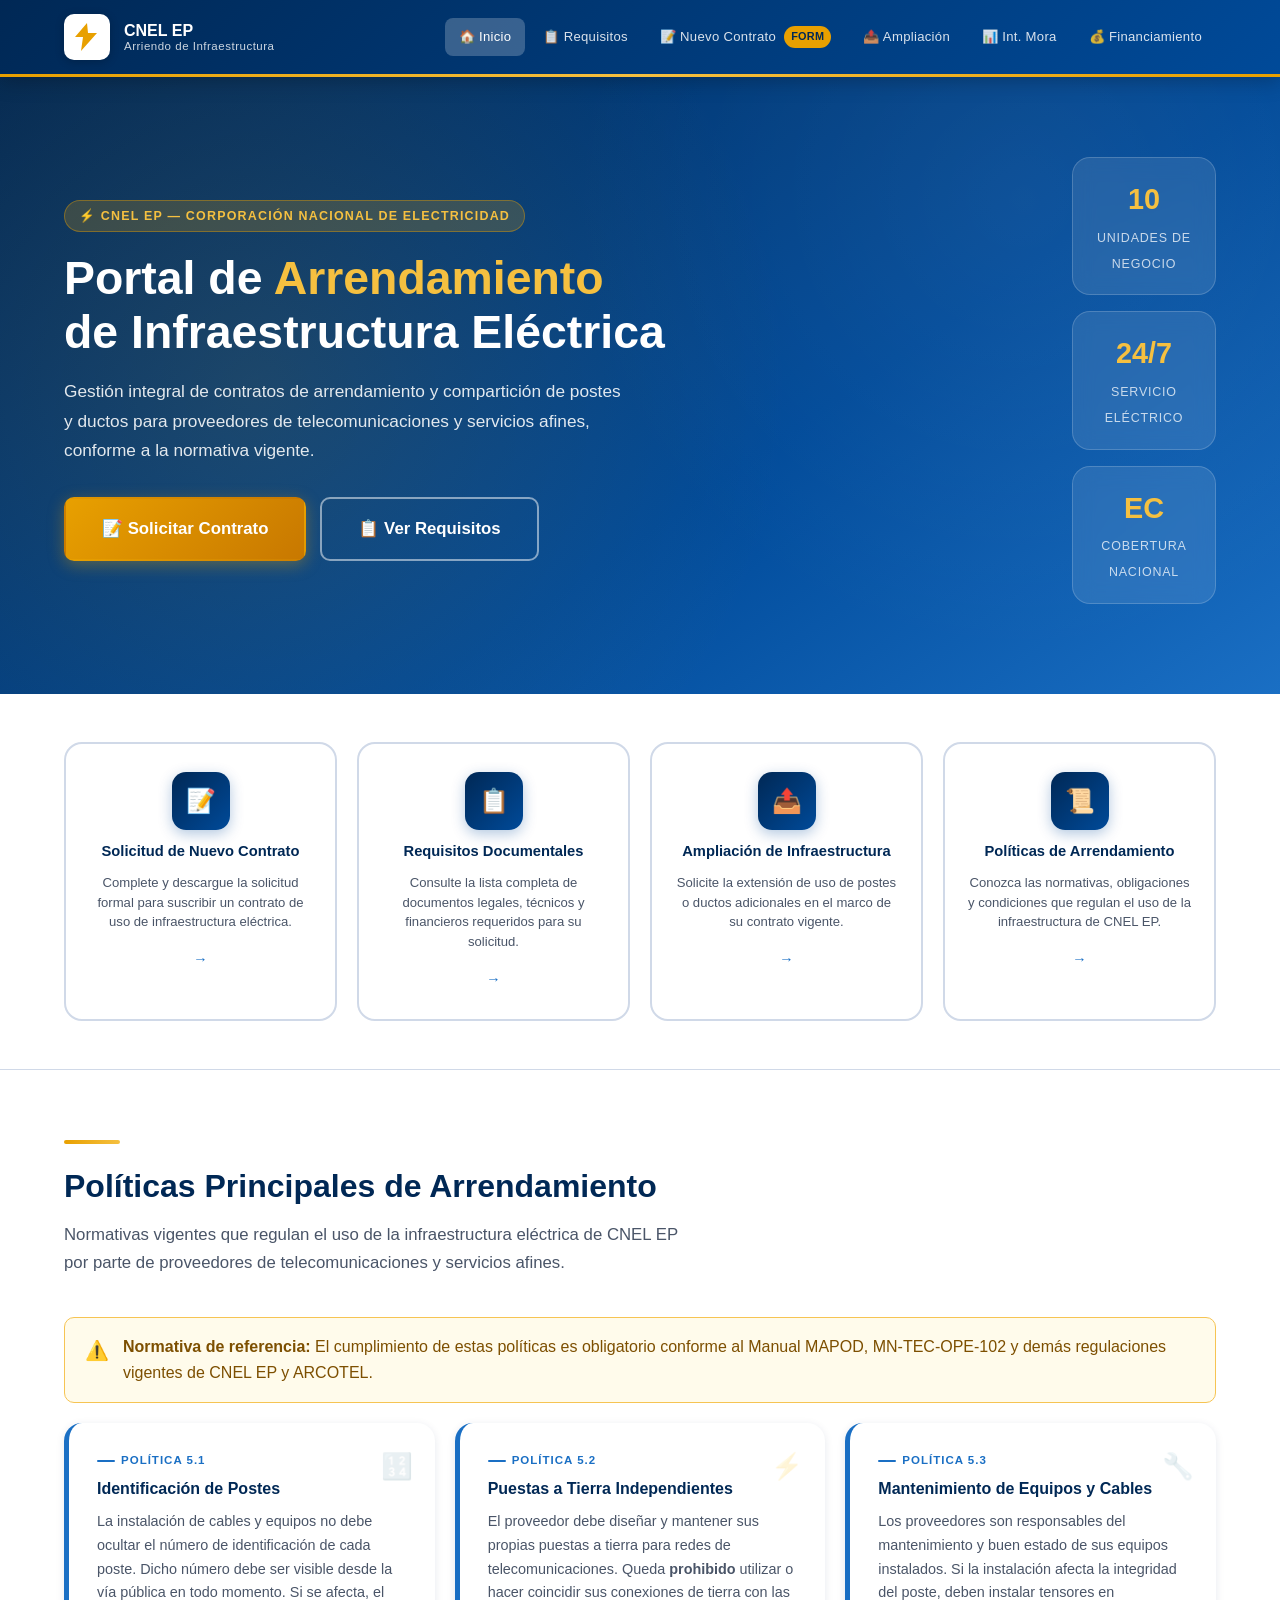
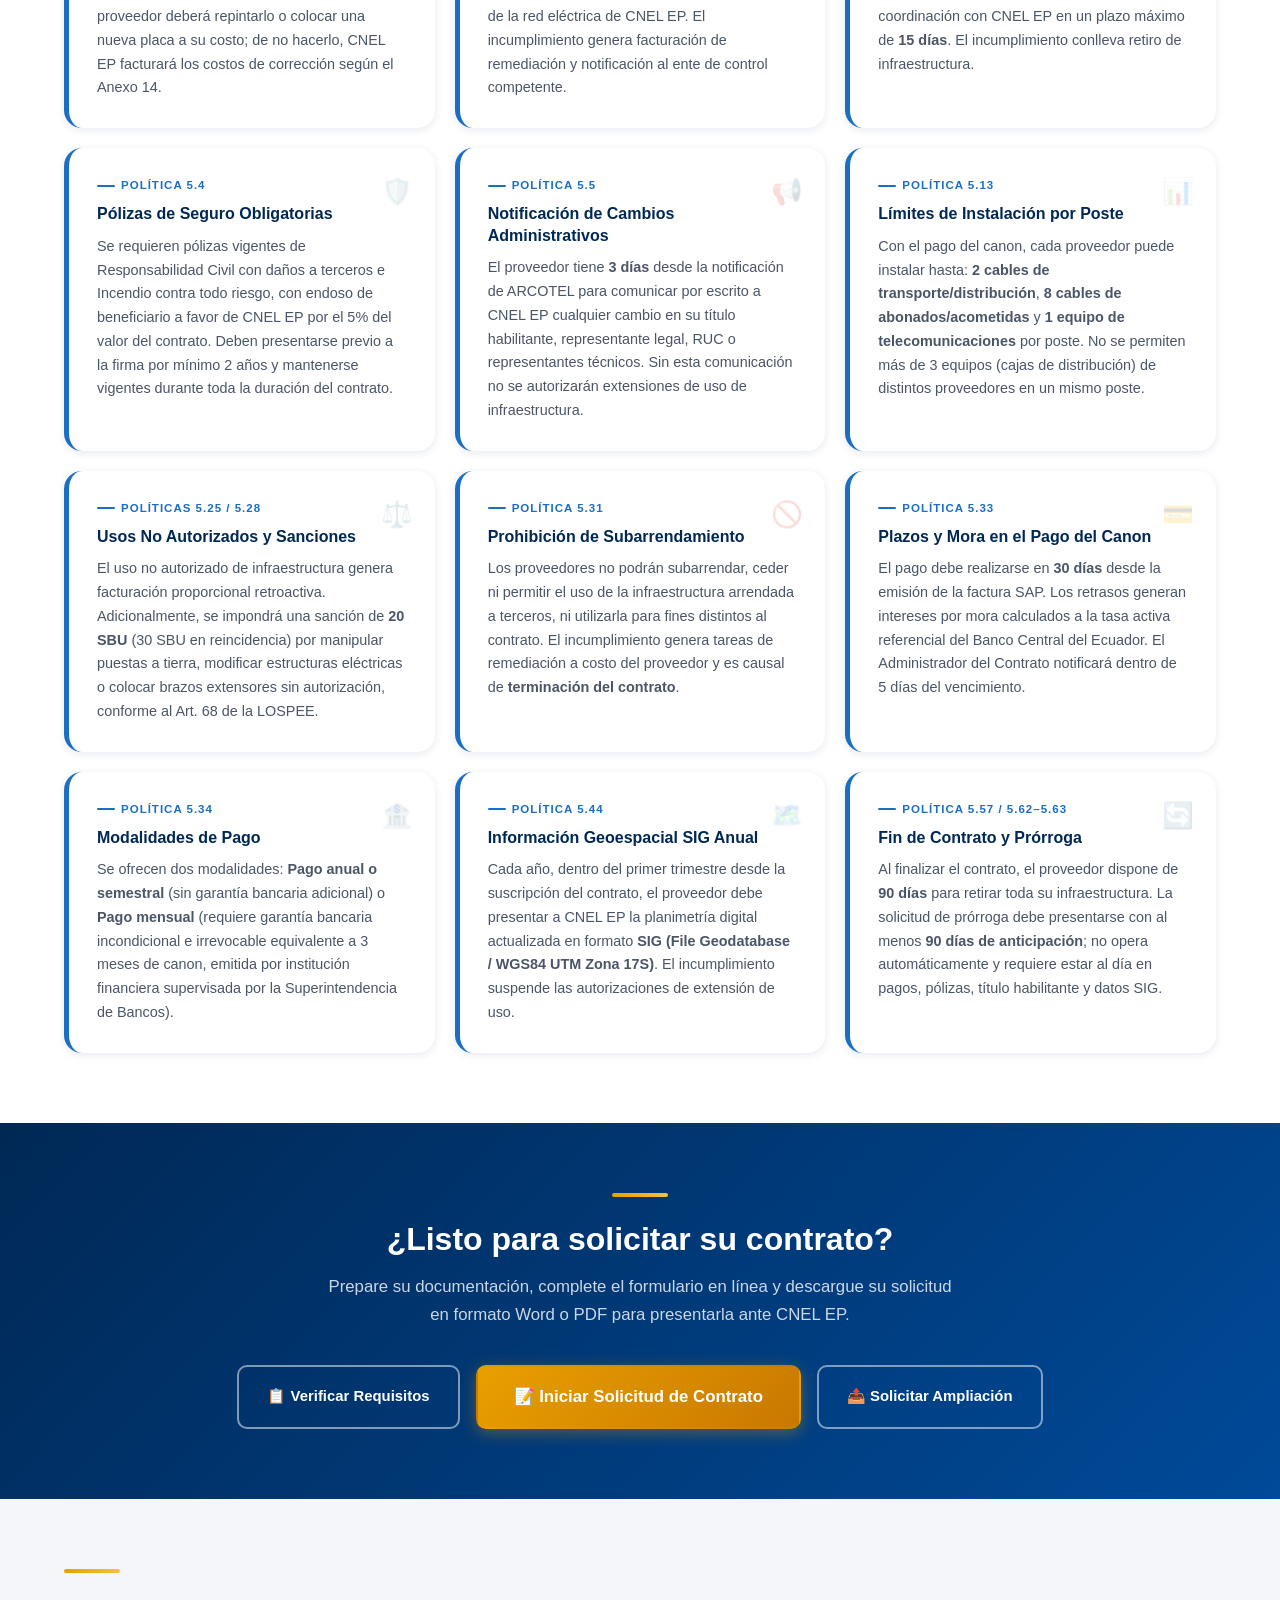
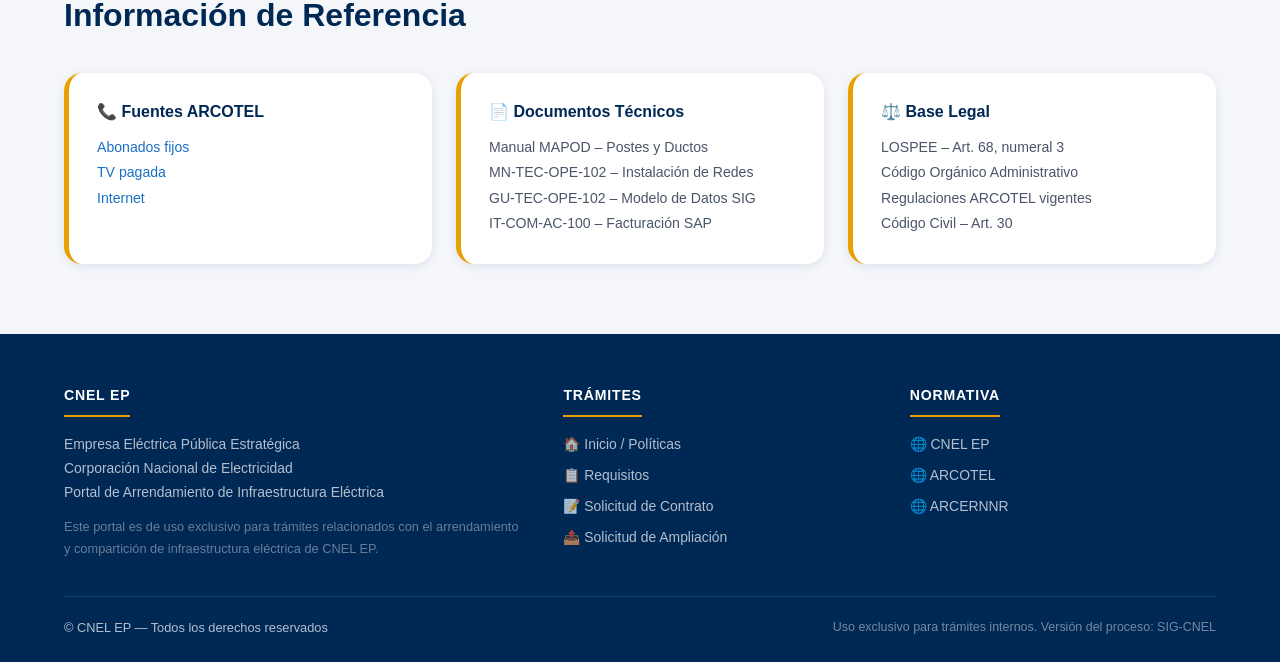
<file: index.html>
<!DOCTYPE html>
<html lang="es">
<head>
  <meta charset="UTF-8">
  <meta name="viewport" content="width=device-width, initial-scale=1.0">
  <meta http-equiv="X-UA-Compatible" content="IE=edge">
  <!-- Seguridad -->
  <meta http-equiv="Content-Security-Policy"
        content="default-src 'self' https://fonts.googleapis.com https://fonts.gstatic.com https://cdnjs.cloudflare.com;
                 script-src 'self' https://cdnjs.cloudflare.com;
                 style-src 'self' https://fonts.googleapis.com 'unsafe-inline';
                 font-src https://fonts.gstatic.com;
                 img-src 'self' data:;
                 object-src 'none';
                 base-uri 'self';">
  <meta http-equiv="X-Frame-Options" content="SAMEORIGIN">
  <meta http-equiv="X-Content-Type-Options" content="nosniff">
  <meta name="referrer" content="strict-origin-when-cross-origin">
  <meta name="robots" content="noindex, nofollow">
  <title>Portal de Arrendamiento de Infraestructura – CNEL EP</title>
  <meta name="description" content="Portal oficial de arrendamiento y compartición de infraestructura eléctrica de CNEL EP para proveedores de telecomunicaciones.">
  <link rel="stylesheet" href="styles.css">
  <link rel="icon" href="data:image/svg+xml,<svg xmlns='http://www.w3.org/2000/svg' viewBox='0 0 32 32'><rect fill='%23002855' width='32' height='32' rx='6'/><text x='16' y='22' text-anchor='middle' fill='%23E8A000' font-size='18' font-family='Arial' font-weight='bold'>⚡</text></svg>">
</head>
<body>

<a href="#contenido" class="skip-nav">Saltar al contenido principal</a>

<!-- ═══════════════ NAVBAR ═══════════════ -->
<nav class="navbar" role="navigation" aria-label="Navegación principal">
  <div class="navbar-inner">
    <a href="index.html" class="navbar-brand" aria-label="CNEL EP Inicio">
      <div class="brand-logo" aria-hidden="true">
        <svg viewBox="0 0 32 32" fill="none" xmlns="http://www.w3.org/2000/svg">
          <path d="M16 2L4 16h8l-2 14 16-18h-9L16 2z" fill="#E8A000"/>
        </svg>
      </div>
      <div class="brand-text">
        CNEL EP
        <small>Arriendo de Infraestructura</small>
      </div>
    </a>

    <button class="nav-toggle" aria-expanded="false" aria-controls="navbar-menu" aria-label="Abrir menú">
      ☰
    </button>

    <ul class="navbar-nav" id="navbar-menu" role="list">
      <li><a href="index.html" class="active" aria-current="page">🏠 Inicio</a></li>
      <li><a href="requisitos.html">📋 Requisitos</a></li>
      <li><a href="solicitud-contrato.html">📝 Nuevo Contrato <span class="nav-badge">FORM</span></a></li>
      <li><a href="solicitud-extension.html">📤 Ampliación</a></li>
      <li><a href="intereses-mora.html">📊 Int. Mora</a></li>
      <li><a href="intereses-financiamiento.html">💰 Financiamiento</a></li>
    </ul>
  </div>
</nav>

<!-- ═══════════════ HERO ═══════════════ -->
<header class="hero" role="banner">
  <div class="hero-grid">
    <div>
      <div class="hero-eyebrow" aria-hidden="true">
        ⚡ CNEL EP — Corporación Nacional de Electricidad
      </div>
      <h1>
        Portal de <span>Arrendamiento</span><br>de Infraestructura Eléctrica
      </h1>
      <p class="hero-desc">
        Gestión integral de contratos de arrendamiento y compartición de postes y ductos
        para proveedores de telecomunicaciones y servicios afines, conforme a la normativa vigente.
      </p>
      <div class="hero-actions">
        <a href="solicitud-contrato.html" class="btn btn-dorado btn-lg">
          📝 Solicitar Contrato
        </a>
        <a href="requisitos.html" class="btn btn-secondary btn-lg" style="color:#fff;border-color:rgba(255,255,255,.5);">
          📋 Ver Requisitos
        </a>
      </div>
    </div>
    <div class="hero-stats" aria-label="Estadísticas">
      <div class="stat-card">
        <span class="num">10</span>
        <span class="lbl">Unidades de<br>Negocio</span>
      </div>
      <div class="stat-card">
        <span class="num">24/7</span>
        <span class="lbl">Servicio<br>Eléctrico</span>
      </div>
      <div class="stat-card">
        <span class="num">EC</span>
        <span class="lbl">Cobertura<br>Nacional</span>
      </div>
    </div>
  </div>
</header>

<!-- ═══════════════ ACCESO RÁPIDO ═══════════════ -->
<section class="quick-access" aria-label="Acceso rápido a trámites">
  <div class="container">
    <div class="quick-grid">
      <a href="solicitud-contrato.html" class="quick-card animate-in" aria-label="Formulario de nuevo contrato">
        <div class="quick-icon" aria-hidden="true">📝</div>
        <h3>Solicitud de Nuevo Contrato</h3>
        <p>Complete y descargue la solicitud formal para suscribir un contrato de uso de infraestructura eléctrica.</p>
        <span class="quick-arrow" aria-hidden="true">→</span>
      </a>

      <a href="requisitos.html" class="quick-card animate-in" aria-label="Requisitos de documentación">
        <div class="quick-icon" aria-hidden="true">📋</div>
        <h3>Requisitos Documentales</h3>
        <p>Consulte la lista completa de documentos legales, técnicos y financieros requeridos para su solicitud.</p>
        <span class="quick-arrow" aria-hidden="true">→</span>
      </a>

      <a href="solicitud-extension.html" class="quick-card animate-in" aria-label="Solicitud de ampliación">
        <div class="quick-icon" aria-hidden="true">📤</div>
        <h3>Ampliación de Infraestructura</h3>
        <p>Solicite la extensión de uso de postes o ductos adicionales en el marco de su contrato vigente.</p>
        <span class="quick-arrow" aria-hidden="true">→</span>
      </a>

      <a href="#politicas" class="quick-card animate-in" aria-label="Políticas de arrendamiento">
        <div class="quick-icon" aria-hidden="true">📜</div>
        <h3>Políticas de Arrendamiento</h3>
        <p>Conozca las normativas, obligaciones y condiciones que regulan el uso de la infraestructura de CNEL EP.</p>
        <span class="quick-arrow" aria-hidden="true">→</span>
      </a>
    </div>
  </div>
</section>

<!-- ═══════════════ POLÍTICAS PRINCIPALES ═══════════════ -->
<main id="contenido">
<section id="politicas" class="section section-alt" aria-labelledby="pol-title">
  <div class="container">
    <div class="section-divider" aria-hidden="true"></div>
    <h2 class="section-title" id="pol-title">Políticas Principales de Arrendamiento</h2>
    <p class="section-subtitle">
      Normativas vigentes que regulan el uso de la infraestructura eléctrica de CNEL EP por parte
      de proveedores de telecomunicaciones y servicios afines.
    </p>

    <div class="alert alert-warning" role="alert">
      <span class="alert-icon" aria-hidden="true">⚠️</span>
      <div>
        <strong>Normativa de referencia:</strong> El cumplimiento de estas políticas es obligatorio conforme al
        Manual MAPOD, MN-TEC-OPE-102 y demás regulaciones vigentes de CNEL EP y ARCOTEL.
      </div>
    </div>

    <div class="policy-grid" role="list">

      <!-- Política 5.1 -->
      <article class="policy-card animate-in" role="listitem">
        <span class="policy-icon" aria-hidden="true">🔢</span>
        <div class="policy-num">Política 5.1</div>
        <h3>Identificación de Postes</h3>
        <p>
          La instalación de cables y equipos no debe ocultar el número de identificación de cada poste.
          Dicho número debe ser visible desde la vía pública en todo momento. Si se afecta, el proveedor
          deberá repintarlo o colocar una nueva placa a su costo; de no hacerlo, CNEL EP facturará
          los costos de corrección según el Anexo 14.
        </p>
      </article>

      <!-- Política 5.2 -->
      <article class="policy-card animate-in" role="listitem">
        <span class="policy-icon" aria-hidden="true">⚡</span>
        <div class="policy-num">Política 5.2</div>
        <h3>Puestas a Tierra Independientes</h3>
        <p>
          El proveedor debe diseñar y mantener sus propias puestas a tierra para redes de
          telecomunicaciones. Queda <strong>prohibido</strong> utilizar o hacer coincidir sus
          conexiones de tierra con las de la red eléctrica de CNEL EP. El incumplimiento genera
          facturación de remediación y notificación al ente de control competente.
        </p>
      </article>

      <!-- Política 5.3 -->
      <article class="policy-card animate-in" role="listitem">
        <span class="policy-icon" aria-hidden="true">🔧</span>
        <div class="policy-num">Política 5.3</div>
        <h3>Mantenimiento de Equipos y Cables</h3>
        <p>
          Los proveedores son responsables del mantenimiento y buen estado de sus equipos instalados.
          Si la instalación afecta la integridad del poste, deben instalar tensores en coordinación
          con CNEL EP en un plazo máximo de <strong>15 días</strong>. El incumplimiento conlleva
          retiro de infraestructura.
        </p>
      </article>

      <!-- Política 5.4 -->
      <article class="policy-card animate-in" role="listitem">
        <span class="policy-icon" aria-hidden="true">🛡️</span>
        <div class="policy-num">Política 5.4</div>
        <h3>Pólizas de Seguro Obligatorias</h3>
        <p>
          Se requieren pólizas vigentes de Responsabilidad Civil con daños a terceros e Incendio
          contra todo riesgo, con endoso de beneficiario a favor de CNEL EP por el 5% del valor
          del contrato. Deben presentarse previo a la firma por mínimo 2 años y mantenerse
          vigentes durante toda la duración del contrato.
        </p>
      </article>

      <!-- Política 5.5 -->
      <article class="policy-card animate-in" role="listitem">
        <span class="policy-icon" aria-hidden="true">📢</span>
        <div class="policy-num">Política 5.5</div>
        <h3>Notificación de Cambios Administrativos</h3>
        <p>
          El proveedor tiene <strong>3 días</strong> desde la notificación de ARCOTEL para comunicar
          por escrito a CNEL EP cualquier cambio en su título habilitante, representante legal,
          RUC o representantes técnicos. Sin esta comunicación no se autorizarán extensiones de
          uso de infraestructura.
        </p>
      </article>

      <!-- Política 5.13 -->
      <article class="policy-card animate-in" role="listitem">
        <span class="policy-icon" aria-hidden="true">📊</span>
        <div class="policy-num">Política 5.13</div>
        <h3>Límites de Instalación por Poste</h3>
        <p>
          Con el pago del canon, cada proveedor puede instalar hasta: <strong>2 cables de transporte/distribución</strong>,
          <strong>8 cables de abonados/acometidas</strong> y <strong>1 equipo de telecomunicaciones</strong> por poste.
          No se permiten más de 3 equipos (cajas de distribución) de distintos proveedores en un mismo poste.
        </p>
      </article>

      <!-- Política 5.25 / 5.28 -->
      <article class="policy-card animate-in" role="listitem">
        <span class="policy-icon" aria-hidden="true">⚖️</span>
        <div class="policy-num">Políticas 5.25 / 5.28</div>
        <h3>Usos No Autorizados y Sanciones</h3>
        <p>
          El uso no autorizado de infraestructura genera facturación proporcional retroactiva.
          Adicionalmente, se impondrá una sanción de <strong>20 SBU</strong> (30 SBU en reincidencia)
          por manipular puestas a tierra, modificar estructuras eléctricas o colocar brazos extensores
          sin autorización, conforme al Art. 68 de la LOSPEE.
        </p>
      </article>

      <!-- Política 5.31 -->
      <article class="policy-card animate-in" role="listitem">
        <span class="policy-icon" aria-hidden="true">🚫</span>
        <div class="policy-num">Política 5.31</div>
        <h3>Prohibición de Subarrendamiento</h3>
        <p>
          Los proveedores no podrán subarrendar, ceder ni permitir el uso de la infraestructura
          arrendada a terceros, ni utilizarla para fines distintos al contrato. El incumplimiento
          genera tareas de remediación a costo del proveedor y es causal de <strong>terminación
          del contrato</strong>.
        </p>
      </article>

      <!-- Política 5.33 -->
      <article class="policy-card animate-in" role="listitem">
        <span class="policy-icon" aria-hidden="true">💳</span>
        <div class="policy-num">Política 5.33</div>
        <h3>Plazos y Mora en el Pago del Canon</h3>
        <p>
          El pago debe realizarse en <strong>30 días</strong> desde la emisión de la factura SAP.
          Los retrasos generan intereses por mora calculados a la tasa activa referencial del
          Banco Central del Ecuador. El Administrador del Contrato notificará dentro de 5 días
          del vencimiento.
        </p>
      </article>

      <!-- Política 5.34 -->
      <article class="policy-card animate-in" role="listitem">
        <span class="policy-icon" aria-hidden="true">🏦</span>
        <div class="policy-num">Política 5.34</div>
        <h3>Modalidades de Pago</h3>
        <p>
          Se ofrecen dos modalidades: <strong>Pago anual o semestral</strong> (sin garantía bancaria adicional)
          o <strong>Pago mensual</strong> (requiere garantía bancaria incondicional e irrevocable equivalente
          a 3 meses de canon, emitida por institución financiera supervisada por la Superintendencia de Bancos).
        </p>
      </article>

      <!-- Política 5.44 -->
      <article class="policy-card animate-in" role="listitem">
        <span class="policy-icon" aria-hidden="true">🗺️</span>
        <div class="policy-num">Política 5.44</div>
        <h3>Información Geoespacial SIG Anual</h3>
        <p>
          Cada año, dentro del primer trimestre desde la suscripción del contrato, el proveedor debe
          presentar a CNEL EP la planimetría digital actualizada en formato <strong>SIG (File Geodatabase
          / WGS84 UTM Zona 17S)</strong>. El incumplimiento suspende las autorizaciones de extensión de uso.
        </p>
      </article>

      <!-- Política 5.57 -->
      <article class="policy-card animate-in" role="listitem">
        <span class="policy-icon" aria-hidden="true">🔄</span>
        <div class="policy-num">Política 5.57 / 5.62–5.63</div>
        <h3>Fin de Contrato y Prórroga</h3>
        <p>
          Al finalizar el contrato, el proveedor dispone de <strong>90 días</strong> para retirar
          toda su infraestructura. La solicitud de prórroga debe presentarse con al menos <strong>90 días
          de anticipación</strong>; no opera automáticamente y requiere estar al día en pagos, pólizas,
          título habilitante y datos SIG.
        </p>
      </article>

    </div><!-- /policy-grid -->
  </div>
</section>

<!-- ═══════════════ BANNER CTA ═══════════════ -->
<section class="section section-dark" aria-label="Llamada a la acción">
  <div class="container" style="text-align:center">
    <div class="section-divider" style="margin:0 auto 16px;" aria-hidden="true"></div>
    <h2 class="section-title" style="color:#fff">¿Listo para solicitar su contrato?</h2>
    <p class="section-subtitle" style="margin:0 auto 36px;color:rgba(255,255,255,.8)">
      Prepare su documentación, complete el formulario en línea y descargue su solicitud
      en formato Word o PDF para presentarla ante CNEL EP.
    </p>
    <div style="display:flex;gap:16px;justify-content:center;flex-wrap:wrap;">
      <a href="requisitos.html" class="btn btn-secondary" style="color:#fff;border-color:rgba(255,255,255,.5);">
        📋 Verificar Requisitos
      </a>
      <a href="solicitud-contrato.html" class="btn btn-dorado btn-lg">
        📝 Iniciar Solicitud de Contrato
      </a>
      <a href="solicitud-extension.html" class="btn btn-secondary" style="color:#fff;border-color:rgba(255,255,255,.5);">
        📤 Solicitar Ampliación
      </a>
    </div>
  </div>
</section>

<!-- ═══════════════ INFORMACIÓN DE CONTACTO ═══════════════ -->
<section class="section" aria-label="Información de contacto y referencia">
  <div class="container">
    <div class="section-divider" aria-hidden="true"></div>
    <h2 class="section-title">Información de Referencia</h2>
    <div style="display:grid;grid-template-columns:repeat(auto-fit,minmax(260px,1fr));gap:24px;margin-top:32px">

      <div class="policy-card" style="border-left-color:var(--dorado)">
        <h3 style="margin-bottom:12px">📞 Fuentes ARCOTEL</h3>
        <ul style="list-style:none;font-size:.88rem;line-height:1.8">
          <li><a href="https://www.arcotel.gob.ec/lineas-telefonicas/" target="_blank" rel="noopener noreferrer">Abonados fijos</a></li>
          <li><a href="https://www.arcotel.gob.ec/servicio-de-suscripcion-television-pagada2-2/" target="_blank" rel="noopener noreferrer">TV pagada</a></li>
          <li><a href="https://www.arcotel.gob.ec/abonados-y-usuarios/" target="_blank" rel="noopener noreferrer">Internet</a></li>
        </ul>
      </div>

      <div class="policy-card" style="border-left-color:var(--dorado)">
        <h3 style="margin-bottom:12px">📄 Documentos Técnicos</h3>
        <ul style="list-style:none;font-size:.88rem;line-height:1.8">
          <li>Manual MAPOD – Postes y Ductos</li>
          <li>MN-TEC-OPE-102 – Instalación de Redes</li>
          <li>GU-TEC-OPE-102 – Modelo de Datos SIG</li>
          <li>IT-COM-AC-100 – Facturación SAP</li>
        </ul>
      </div>

      <div class="policy-card" style="border-left-color:var(--dorado)">
        <h3 style="margin-bottom:12px">⚖️ Base Legal</h3>
        <ul style="list-style:none;font-size:.88rem;line-height:1.8">
          <li>LOSPEE – Art. 68, numeral 3</li>
          <li>Código Orgánico Administrativo</li>
          <li>Regulaciones ARCOTEL vigentes</li>
          <li>Código Civil – Art. 30</li>
        </ul>
      </div>

    </div>
  </div>
</section>
</main>

<!-- ═══════════════ FOOTER ═══════════════ -->
<footer role="contentinfo">
  <div class="container">
    <div class="footer-grid">
      <div class="footer-col">
        <h4>CNEL EP</h4>
        <p>
          Empresa Eléctrica Pública Estratégica<br>
          Corporación Nacional de Electricidad<br>
          Portal de Arrendamiento de Infraestructura Eléctrica
        </p>
        <p style="margin-top:12px;font-size:.8rem;color:rgba(255,255,255,.4)">
          Este portal es de uso exclusivo para trámites relacionados con el arrendamiento
          y compartición de infraestructura eléctrica de CNEL EP.
        </p>
      </div>
      <div class="footer-col">
        <h4>Trámites</h4>
        <ul>
          <li><a href="index.html">🏠 Inicio / Políticas</a></li>
          <li><a href="requisitos.html">📋 Requisitos</a></li>
          <li><a href="solicitud-contrato.html">📝 Solicitud de Contrato</a></li>
          <li><a href="solicitud-extension.html">📤 Solicitud de Ampliación</a></li>
        </ul>
      </div>
      <div class="footer-col">
        <h4>Normativa</h4>
        <ul>
          <li><a href="https://www.cnelep.gob.ec" target="_blank" rel="noopener noreferrer">🌐 CNEL EP</a></li>
          <li><a href="https://www.arcotel.gob.ec" target="_blank" rel="noopener noreferrer">🌐 ARCOTEL</a></li>
          <li><a href="https://www.regulacionelectrica.gob.ec" target="_blank" rel="noopener noreferrer">🌐 ARCERNNR</a></li>
        </ul>
      </div>
    </div>
    <div class="footer-bottom">
      <span>© <span id="year"></span> CNEL EP — Todos los derechos reservados</span>
      <span class="footer-legal">Uso exclusivo para trámites internos. Versión del proceso: SIG-CNEL</span>
    </div>
  </div>
</footer>

<script src="main.js"></script>
<script>
  document.getElementById('year').textContent = new Date().getFullYear();
</script>
</body>
</html>
</file>
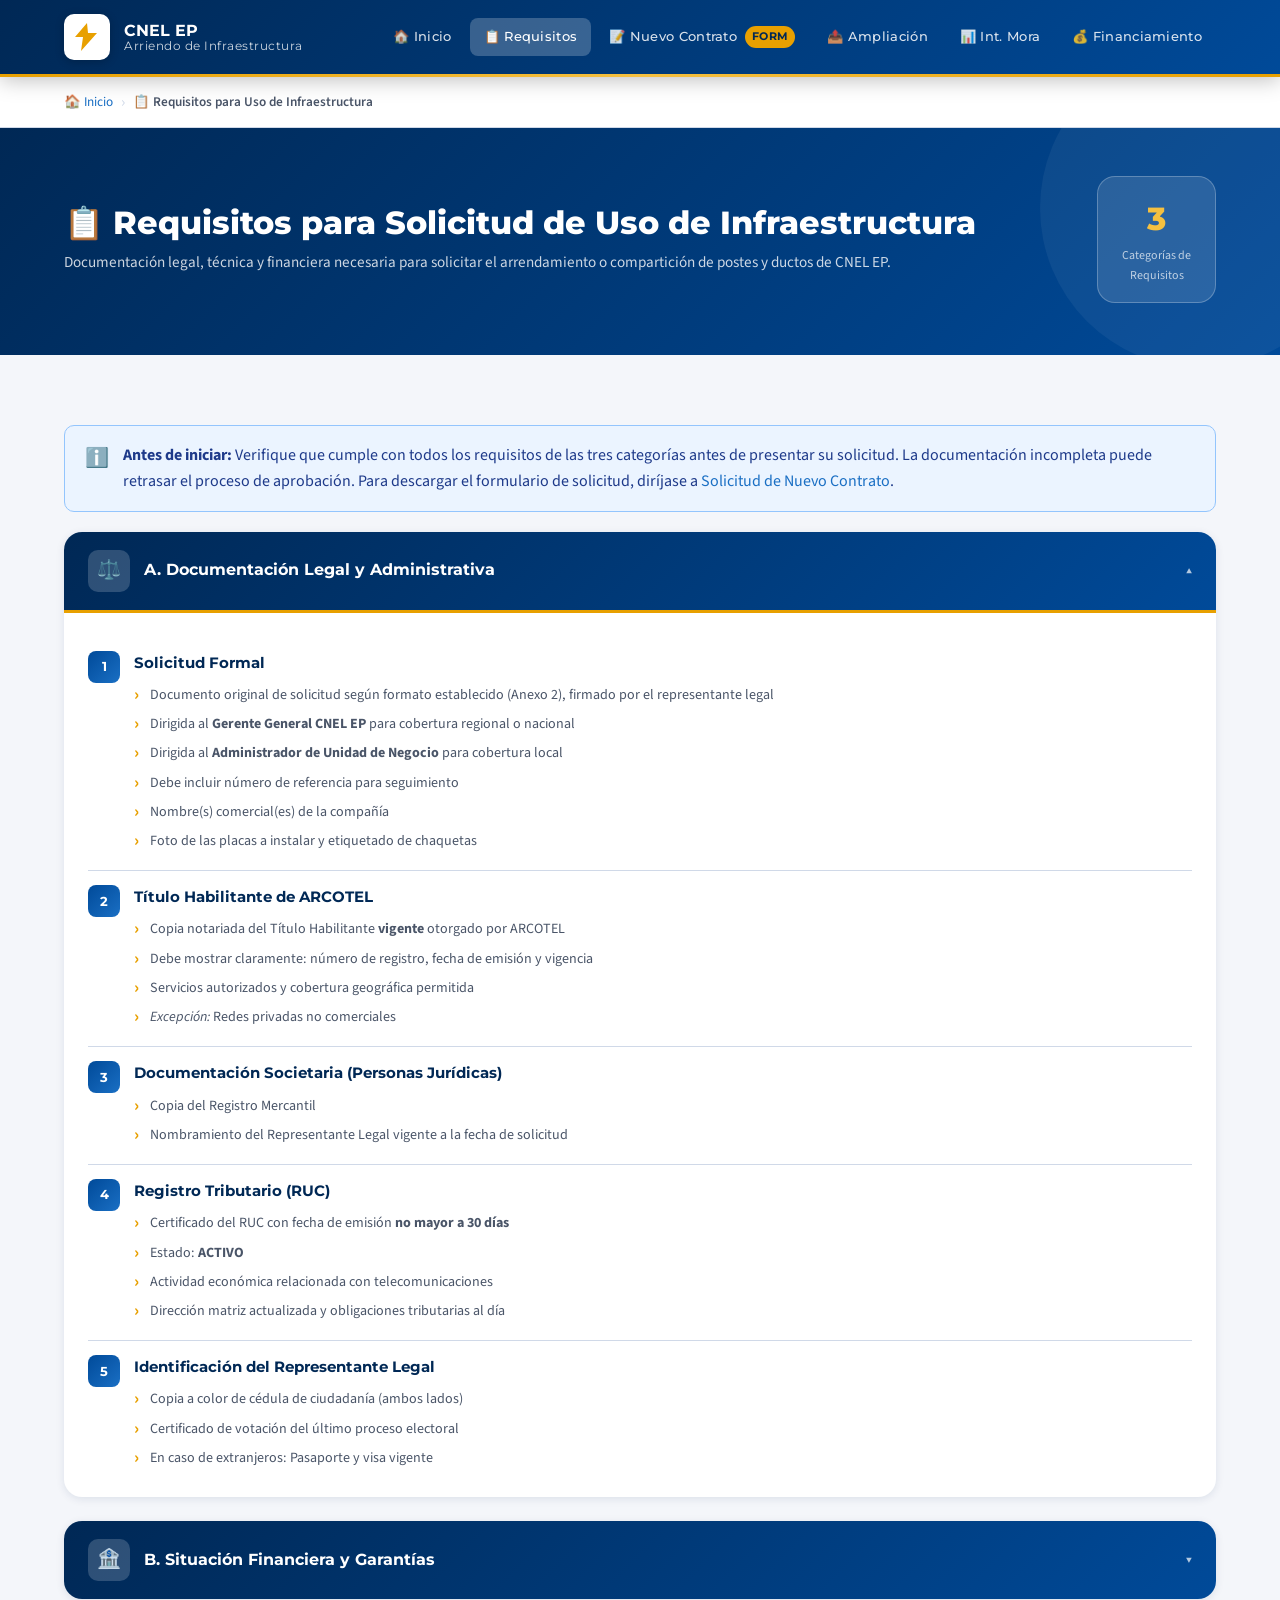
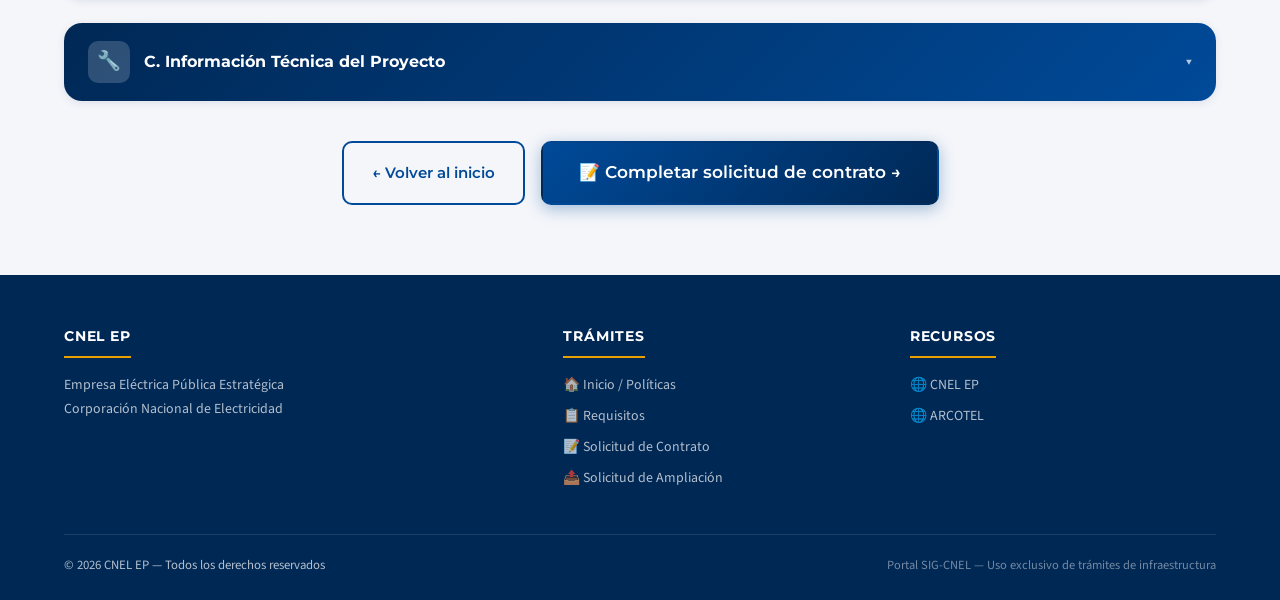
<file: requisitos.html>
<!DOCTYPE html>
<html lang="es">
<head>
  <meta charset="UTF-8">
  <meta name="viewport" content="width=device-width, initial-scale=1.0">
  <meta http-equiv="X-Content-Type-Options" content="nosniff">
  <meta http-equiv="X-Frame-Options" content="SAMEORIGIN">
  <meta name="referrer" content="strict-origin-when-cross-origin">
  <meta name="robots" content="noindex, nofollow">
  <title>Requisitos para Uso de Infraestructura – CNEL EP</title>
  <meta name="description" content="Documentación y requisitos completos para solicitar el arrendamiento de infraestructura eléctrica de CNEL EP.">
  <link rel="stylesheet" href="styles.css">
  <link rel="icon" href="data:image/svg+xml,<svg xmlns='http://www.w3.org/2000/svg' viewBox='0 0 32 32'><rect fill='%23002855' width='32' height='32' rx='6'/><text x='16' y='22' text-anchor='middle' fill='%23E8A000' font-size='18' font-family='Arial' font-weight='bold'>⚡</text></svg>">
</head>
<body>

<a href="#contenido" class="skip-nav">Saltar al contenido principal</a>

<!-- NAVBAR -->
<nav class="navbar" role="navigation" aria-label="Navegación principal">
  <div class="navbar-inner">
    <a href="index.html" class="navbar-brand" aria-label="CNEL EP Inicio">
      <div class="brand-logo" aria-hidden="true">
        <svg viewBox="0 0 32 32" fill="none"><path d="M16 2L4 16h8l-2 14 16-18h-9L16 2z" fill="#E8A000"/></svg>
      </div>
      <div class="brand-text">CNEL EP<small>Arriendo de Infraestructura</small></div>
    </a>
    <button class="nav-toggle" aria-expanded="false" aria-controls="navbar-menu" aria-label="Abrir menú">☰</button>
    <ul class="navbar-nav" id="navbar-menu" role="list">
      <li><a href="index.html">🏠 Inicio</a></li>
      <li><a href="requisitos.html" class="active" aria-current="page">📋 Requisitos</a></li>
      <li><a href="solicitud-contrato.html">📝 Nuevo Contrato <span class="nav-badge">FORM</span></a></li>
      <li><a href="solicitud-extension.html">📤 Ampliación</a></li>
      <li><a href="intereses-mora.html">📊 Int. Mora</a></li>
      <li><a href="intereses-financiamiento.html">💰 Financiamiento</a></li>
    </ul>
  </div>
</nav>

<!-- BREADCRUMB -->
<nav class="breadcrumb" aria-label="Ruta de navegación">
  <ol class="breadcrumb-list">
    <li><a href="index.html">🏠 Inicio</a></li>
    <li><span class="current">📋 Requisitos para Uso de Infraestructura</span></li>
  </ol>
</nav>

<!-- PAGE HERO -->
<header class="page-hero" role="banner">
  <div class="page-hero-inner">
    <div>
      <h1>📋 Requisitos para Solicitud de Uso de Infraestructura</h1>
      <p>Documentación legal, técnica y financiera necesaria para solicitar el arrendamiento o compartición de postes y ductos de CNEL EP.</p>
    </div>
    <div class="page-hero-badge" aria-label="12 requisitos en 3 categorías">
      <div class="big">3</div>
      <small>Categorías de<br>Requisitos</small>
    </div>
  </div>
</header>

<!-- CONTENIDO PRINCIPAL -->
<main id="contenido" class="section" aria-label="Lista de requisitos">
  <div class="container">

    <div class="alert alert-info" role="alert">
      <span class="alert-icon" aria-hidden="true">ℹ️</span>
      <div>
        <strong>Antes de iniciar:</strong> Verifique que cumple con todos los requisitos de las tres categorías antes de
        presentar su solicitud. La documentación incompleta puede retrasar el proceso de aprobación.
        Para descargar el formulario de solicitud, diríjase a <a href="solicitud-contrato.html">Solicitud de Nuevo Contrato</a>.
      </div>
    </div>

    <!-- CATEGORÍA A -->
    <div class="req-category open" id="cat-a" aria-label="Categoría A: Documentación Legal y Administrativa">
      <div class="req-cat-header" role="button" tabindex="0" aria-expanded="true" aria-controls="body-a">
        <div class="req-cat-icon" aria-hidden="true">⚖️</div>
        <h3>A. Documentación Legal y Administrativa</h3>
        <span class="req-cat-toggle" aria-hidden="true">▾</span>
      </div>
      <div class="req-cat-body" id="body-a" role="region">

        <div class="req-item">
          <div class="req-num" aria-label="Requisito 1">1</div>
          <div>
            <h4>Solicitud Formal</h4>
            <ul>
              <li>Documento original de solicitud según formato establecido (Anexo 2), firmado por el representante legal</li>
              <li>Dirigida al <strong>Gerente General CNEL EP</strong> para cobertura regional o nacional</li>
              <li>Dirigida al <strong>Administrador de Unidad de Negocio</strong> para cobertura local</li>
              <li>Debe incluir número de referencia para seguimiento</li>
              <li>Nombre(s) comercial(es) de la compañía</li>
              <li>Foto de las placas a instalar y etiquetado de chaquetas</li>
            </ul>
          </div>
        </div>

        <div class="req-item">
          <div class="req-num" aria-label="Requisito 2">2</div>
          <div>
            <h4>Título Habilitante de ARCOTEL</h4>
            <ul>
              <li>Copia notariada del Título Habilitante <strong>vigente</strong> otorgado por ARCOTEL</li>
              <li>Debe mostrar claramente: número de registro, fecha de emisión y vigencia</li>
              <li>Servicios autorizados y cobertura geográfica permitida</li>
              <li><em>Excepción:</em> Redes privadas no comerciales</li>
            </ul>
          </div>
        </div>

        <div class="req-item">
          <div class="req-num" aria-label="Requisito 3">3</div>
          <div>
            <h4>Documentación Societaria (Personas Jurídicas)</h4>
            <ul>
              <li>Copia del Registro Mercantil</li>
              <li>Nombramiento del Representante Legal vigente a la fecha de solicitud</li>
            </ul>
          </div>
        </div>

        <div class="req-item">
          <div class="req-num" aria-label="Requisito 4">4</div>
          <div>
            <h4>Registro Tributario (RUC)</h4>
            <ul>
              <li>Certificado del RUC con fecha de emisión <strong>no mayor a 30 días</strong></li>
              <li>Estado: <strong>ACTIVO</strong></li>
              <li>Actividad económica relacionada con telecomunicaciones</li>
              <li>Dirección matriz actualizada y obligaciones tributarias al día</li>
            </ul>
          </div>
        </div>

        <div class="req-item">
          <div class="req-num" aria-label="Requisito 5">5</div>
          <div>
            <h4>Identificación del Representante Legal</h4>
            <ul>
              <li>Copia a color de cédula de ciudadanía (ambos lados)</li>
              <li>Certificado de votación del último proceso electoral</li>
              <li>En caso de extranjeros: Pasaporte y visa vigente</li>
            </ul>
          </div>
        </div>

      </div>
    </div>

    <!-- CATEGORÍA B -->
    <div class="req-category" id="cat-b" aria-label="Categoría B: Situación Financiera y Garantías">
      <div class="req-cat-header" role="button" tabindex="0" aria-expanded="false" aria-controls="body-b">
        <div class="req-cat-icon" aria-hidden="true">🏦</div>
        <h3>B. Situación Financiera y Garantías</h3>
        <span class="req-cat-toggle" aria-hidden="true">▾</span>
      </div>
      <div class="req-cat-body" id="body-b" role="region">

        <div class="req-item">
          <div class="req-num" aria-label="Requisito 6">6</div>
          <div>
            <h4>Comprobante de Último Pago de Energía a CNEL EP</h4>
            <ul>
              <li>De <strong>todos los suministros</strong> que tenga a su nombre el proveedor</li>
            </ul>
          </div>
        </div>

        <div class="req-item">
          <div class="req-num" aria-label="Requisito 7">7</div>
          <div>
            <h4>Póliza de Seguros</h4>
            <ul>
              <li>Tipo: <strong>Responsabilidad Civil e Incendio contra todo riesgo</strong></li>
              <li>Endoso de Tercer Beneficiario: CNEL EP</li>
              <li>Beneficiario: A nombre del proveedor de telecomunicaciones</li>
              <li>Cobertura mínima: 20% del valor anual del contrato (según nº de postes)</li>
              <li>Mínimo: <strong>USD $10,000</strong> (si el valor calculado es igual o inferior)</li>
              <li>Vigencia: Todo el período contractual</li>
            </ul>
          </div>
        </div>

        <div class="req-item">
          <div class="req-num" aria-label="Requisito 8">8</div>
          <div>
            <h4>Garantía Bancaria <em>(Solo para pagos mensuales)</em></h4>
            <ul>
              <li>Monto: Equivalente a <strong>3 meses de canon</strong> de arrendamiento</li>
              <li>Tipo: Bancaria, <strong>incondicional, irrevocable y de cobro inmediato</strong> (a primer requerimiento)</li>
              <li>Emitida por institución financiera supervisada por la Superintendencia de Bancos</li>
              <li>Renovación anual (con al menos 30 días de anticipación al vencimiento)</li>
              <li>No se aceptan: pólizas de fianza, certificados de depósito a plazo ni pagarés</li>
            </ul>
          </div>
        </div>

      </div>
    </div>

    <!-- CATEGORÍA C -->
    <div class="req-category" id="cat-c" aria-label="Categoría C: Información Técnica del Proyecto">
      <div class="req-cat-header" role="button" tabindex="0" aria-expanded="false" aria-controls="body-c">
        <div class="req-cat-icon" aria-hidden="true">🔧</div>
        <h3>C. Información Técnica del Proyecto</h3>
        <span class="req-cat-toggle" aria-hidden="true">▾</span>
      </div>
      <div class="req-cat-body" id="body-c" role="region">

        <div class="req-item">
          <div class="req-num" aria-label="Requisito 9">9</div>
          <div>
            <h4>Plan de Expansión Bianual</h4>
            <ul>
              <li>Número de postes y/o ductos por rutas por año a utilizar</li>
              <li>Cronograma de instalación detallado</li>
            </ul>
          </div>
        </div>

        <div class="req-item">
          <div class="req-num" aria-label="Requisito 10">10</div>
          <div>
            <h4>Información Geoespacial SIG</h4>
            <ul>
              <li>Formato: <strong>File Geodatabase SIG</strong> compatible con ArcGIS 10 o superior</li>
              <li>Sistema de coordenadas: <strong>WGS84 / UTM Zona 17S</strong></li>
              <li>Contenido mínimo: Postes a utilizar (puntos), nodos (puntos) y ruta a implementar</li>
              <li>Nota: Tras la firma del contrato, el proveedor tiene <strong>90 días</strong> para entregar la base geográfica completa según el modelo de datos nacional (GU-TEC-OPE-102)</li>
            </ul>
          </div>
        </div>

        <div class="req-item">
          <div class="req-num" aria-label="Requisito 11">11</div>
          <div>
            <h4>Especificaciones Técnicas</h4>
            <ul>
              <li>Memoria técnica detallada de equipos activos: dimensiones, peso, consumo eléctrico, sistema de anclaje/fijación</li>
            </ul>
          </div>
        </div>

        <div class="req-item">
          <div class="req-num" aria-label="Requisito 12">12</div>
          <div>
            <h4>Listado de Contactos</h4>
            <ul>
              <li>Personal Administrativo y Técnico por zonas geográficas</li>
              <li>Por cada persona: Nombre, cédula, número telefónico fijo y/o móvil, correo electrónico, zona de cobertura</li>
            </ul>
          </div>
        </div>

      </div>
    </div>

    <!-- CTA -->
    <div style="display:flex;gap:16px;justify-content:center;margin-top:40px;flex-wrap:wrap">
      <a href="index.html" class="btn btn-secondary">← Volver al inicio</a>
      <a href="solicitud-contrato.html" class="btn btn-primary btn-lg">
        📝 Completar solicitud de contrato →
      </a>
    </div>

  </div>
</main>

<!-- FOOTER -->
<footer role="contentinfo">
  <div class="container">
    <div class="footer-grid">
      <div class="footer-col">
        <h4>CNEL EP</h4>
        <p>Empresa Eléctrica Pública Estratégica<br>Corporación Nacional de Electricidad</p>
      </div>
      <div class="footer-col">
        <h4>Trámites</h4>
        <ul>
          <li><a href="index.html">🏠 Inicio / Políticas</a></li>
          <li><a href="requisitos.html">📋 Requisitos</a></li>
          <li><a href="solicitud-contrato.html">📝 Solicitud de Contrato</a></li>
          <li><a href="solicitud-extension.html">📤 Solicitud de Ampliación</a></li>
        </ul>
      </div>
      <div class="footer-col">
        <h4>Recursos</h4>
        <ul>
          <li><a href="https://www.cnelep.gob.ec" target="_blank" rel="noopener noreferrer">🌐 CNEL EP</a></li>
          <li><a href="https://www.arcotel.gob.ec" target="_blank" rel="noopener noreferrer">🌐 ARCOTEL</a></li>
        </ul>
      </div>
    </div>
    <div class="footer-bottom">
      <span>© <span id="year"></span> CNEL EP — Todos los derechos reservados</span>
      <span class="footer-legal">Portal SIG-CNEL — Uso exclusivo de trámites de infraestructura</span>
    </div>
  </div>
</footer>

<script src="main.js"></script>
<script>
document.getElementById('year').textContent = new Date().getFullYear();

// Accesibilidad: teclado en headers del acordeón
document.querySelectorAll('.req-cat-header').forEach(h => {
  h.addEventListener('keydown', e => {
    if (e.key === 'Enter' || e.key === ' ') { e.preventDefault(); h.click(); }
  });
});
</script>
</body>
</html>
</file>
<file: styles.css>
/* ===================================================
   CNEL EP – Portal de Arrendamiento de Infraestructura
   Hoja de estilos compartida
   =================================================== */

/* Google Fonts */
@import url('https://fonts.googleapis.com/css2?family=Montserrat:wght@400;500;600;700;800&family=Source+Sans+3:wght@300;400;600&display=swap');

/* ─── Variables de diseño ─── */
:root {
  --azul-oscuro:    #002855;
  --azul-medio:     #004A99;
  --azul-claro:     #1A6FC4;
  --dorado:         #E8A000;
  --dorado-claro:   #F5C040;
  --gris-fondo:     #F4F6FA;
  --gris-borde:     #D0D9E8;
  --gris-texto:     #4A5568;
  --blanco:         #FFFFFF;
  --rojo-error:     #C53030;
  --verde-ok:       #276749;
  --sombra-sm:      0 2px 8px rgba(0,40,85,.10);
  --sombra-md:      0 6px 24px rgba(0,40,85,.14);
  --sombra-lg:      0 12px 48px rgba(0,40,85,.18);
  --radio:          10px;
  --radio-lg:       18px;
  --transicion:     .25s cubic-bezier(.4,0,.2,1);
}

/* ─── Reset & Base ─── */
*, *::before, *::after { box-sizing: border-box; margin: 0; padding: 0; }

html { scroll-behavior: smooth; font-size: 16px; }

body {
  font-family: 'Source Sans 3', sans-serif;
  background: var(--gris-fondo);
  color: var(--gris-texto);
  min-height: 100vh;
  line-height: 1.65;
  -webkit-font-smoothing: antialiased;
}

img { max-width: 100%; display: block; }
a  { color: var(--azul-claro); text-decoration: none; transition: color var(--transicion); }
a:hover { color: var(--dorado); }

/* ─── Utilidades ─── */
.sr-only {
  position: absolute; width: 1px; height: 1px;
  padding: 0; margin: -1px; overflow: hidden;
  clip: rect(0,0,0,0); white-space: nowrap; border: 0;
}
.container { width: 100%; max-width: 1200px; margin: 0 auto; padding: 0 24px; }
.section-title {
  font-family: 'Montserrat', sans-serif;
  font-size: clamp(1.5rem, 3vw, 2rem);
  font-weight: 700;
  color: var(--azul-oscuro);
  margin-bottom: 8px;
}
.section-subtitle {
  color: var(--gris-texto);
  font-size: 1.05rem;
  margin-bottom: 40px;
  max-width: 640px;
}
.section-divider {
  width: 56px; height: 4px;
  background: linear-gradient(90deg, var(--dorado), var(--dorado-claro));
  border-radius: 4px;
  margin-bottom: 16px;
}

/* ─── Botones ─── */
.btn {
  display: inline-flex;
  align-items: center;
  gap: 8px;
  padding: 12px 28px;
  border-radius: var(--radio);
  font-family: 'Montserrat', sans-serif;
  font-weight: 600;
  font-size: .93rem;
  cursor: pointer;
  border: 2px solid transparent;
  transition: all var(--transicion);
  text-decoration: none;
  white-space: nowrap;
  position: relative;
  overflow: hidden;
}
.btn::after {
  content: '';
  position: absolute;
  inset: 0;
  background: rgba(255,255,255,.15);
  opacity: 0;
  transition: opacity var(--transicion);
}
.btn:hover::after { opacity: 1; }

.btn-primary {
  background: linear-gradient(135deg, var(--azul-medio), var(--azul-oscuro));
  color: var(--blanco);
  box-shadow: 0 4px 16px rgba(0,74,153,.35);
}
.btn-primary:hover {
  transform: translateY(-2px);
  box-shadow: 0 8px 28px rgba(0,74,153,.45);
  color: var(--blanco);
}
.btn-secondary {
  background: transparent;
  color: var(--azul-medio);
  border-color: var(--azul-medio);
}
.btn-secondary:hover {
  background: var(--azul-medio);
  color: var(--blanco);
  transform: translateY(-2px);
}
.btn-dorado {
  background: linear-gradient(135deg, var(--dorado), #C87800);
  color: var(--blanco);
  box-shadow: 0 4px 16px rgba(232,160,0,.35);
}
.btn-dorado:hover {
  transform: translateY(-2px);
  box-shadow: 0 8px 28px rgba(232,160,0,.45);
  color: var(--blanco);
}
.btn-sm { padding: 8px 18px; font-size: .85rem; }
.btn-lg { padding: 16px 36px; font-size: 1.05rem; }
.btn-block { width: 100%; justify-content: center; }
.btn:disabled { opacity: .55; cursor: not-allowed; transform: none !important; }

/* ─── Cabecera / Navbar ─── */
.navbar {
  background: linear-gradient(135deg, var(--azul-oscuro) 0%, var(--azul-medio) 100%);
  padding: 0;
  position: sticky;
  top: 0;
  z-index: 1000;
  box-shadow: 0 3px 20px rgba(0,0,0,.25);
}
.navbar-inner {
  display: flex;
  align-items: center;
  justify-content: space-between;
  padding: 14px 24px;
  max-width: 1200px;
  margin: 0 auto;
  gap: 16px;
}
.navbar-brand {
  display: flex;
  align-items: center;
  gap: 14px;
  color: var(--blanco);
  font-family: 'Montserrat', sans-serif;
  font-weight: 700;
  font-size: 1rem;
  text-decoration: none;
  flex-shrink: 0;
}
.brand-logo {
  width: 46px; height: 46px;
  background: var(--blanco);
  border-radius: 10px;
  display: flex; align-items: center; justify-content: center;
  overflow: hidden;
  box-shadow: 0 2px 10px rgba(0,0,0,.2);
}
.brand-logo svg { width: 32px; height: 32px; }
.brand-text { line-height: 1.2; }
.brand-text small {
  display: block;
  font-size: .72rem;
  font-weight: 400;
  opacity: .8;
  letter-spacing: .5px;
}

.navbar-nav {
  display: flex;
  align-items: center;
  gap: 4px;
  list-style: none;
}
.navbar-nav a {
  color: rgba(255,255,255,.85);
  font-family: 'Montserrat', sans-serif;
  font-size: .82rem;
  font-weight: 500;
  padding: 8px 14px;
  border-radius: 8px;
  transition: all var(--transicion);
  display: flex;
  align-items: center;
  gap: 6px;
  letter-spacing: .3px;
}
.navbar-nav a:hover,
.navbar-nav a.active {
  background: rgba(255,255,255,.18);
  color: var(--blanco);
}
.navbar-nav a.active { background: rgba(255,255,255,.22); }

.nav-badge {
  background: var(--dorado);
  color: var(--azul-oscuro);
  font-size: .68rem;
  font-weight: 700;
  padding: 2px 7px;
  border-radius: 20px;
  margin-left: 2px;
}

/* Hamburger */
.nav-toggle {
  display: none;
  background: rgba(255,255,255,.15);
  border: 1px solid rgba(255,255,255,.25);
  color: var(--blanco);
  border-radius: 8px;
  padding: 8px 10px;
  cursor: pointer;
  font-size: 1.2rem;
  line-height: 1;
  transition: background var(--transicion);
}
.nav-toggle:hover { background: rgba(255,255,255,.25); }

/* Franja dorada bajo navbar */
.navbar::after {
  content: '';
  display: block;
  height: 3px;
  background: linear-gradient(90deg, var(--dorado) 0%, var(--dorado-claro) 50%, var(--dorado) 100%);
}

/* ─── Hero ─── */
.hero {
  background: linear-gradient(145deg, var(--azul-oscuro) 0%, var(--azul-medio) 60%, var(--azul-claro) 100%);
  position: relative;
  overflow: hidden;
  padding: 80px 0 90px;
  color: var(--blanco);
}
.hero::before {
  content: '';
  position: absolute;
  inset: 0;
  background-image:
    radial-gradient(circle at 20% 50%, rgba(232,160,0,.12) 0%, transparent 50%),
    radial-gradient(circle at 80% 20%, rgba(255,255,255,.06) 0%, transparent 40%);
}
.hero-grid {
  display: grid;
  grid-template-columns: 1fr auto;
  align-items: center;
  gap: 48px;
  position: relative;
  z-index: 1;
  max-width: 1200px;
  margin: 0 auto;
  padding: 0 24px;
}
.hero-eyebrow {
  display: inline-flex;
  align-items: center;
  gap: 8px;
  background: rgba(232,160,0,.2);
  border: 1px solid rgba(232,160,0,.4);
  color: var(--dorado-claro);
  font-family: 'Montserrat', sans-serif;
  font-size: .78rem;
  font-weight: 600;
  letter-spacing: 1.2px;
  text-transform: uppercase;
  padding: 5px 14px;
  border-radius: 20px;
  margin-bottom: 20px;
}
.hero h1 {
  font-family: 'Montserrat', sans-serif;
  font-size: clamp(1.8rem, 4vw, 2.9rem);
  font-weight: 800;
  line-height: 1.15;
  color: var(--blanco);
  margin-bottom: 18px;
}
.hero h1 span { color: var(--dorado-claro); }
.hero-desc {
  font-size: 1.08rem;
  opacity: .88;
  margin-bottom: 32px;
  max-width: 560px;
  line-height: 1.7;
}
.hero-actions { display: flex; gap: 14px; flex-wrap: wrap; }
.hero-stats {
  display: flex;
  flex-direction: column;
  gap: 16px;
  flex-shrink: 0;
}
.stat-card {
  background: rgba(255,255,255,.1);
  border: 1px solid rgba(255,255,255,.18);
  border-radius: var(--radio-lg);
  padding: 18px 24px;
  text-align: center;
  backdrop-filter: blur(10px);
  min-width: 130px;
}
.stat-card .num {
  font-family: 'Montserrat', sans-serif;
  font-size: 1.8rem;
  font-weight: 800;
  color: var(--dorado-claro);
  display: block;
}
.stat-card .lbl {
  font-size: .78rem;
  opacity: .75;
  text-transform: uppercase;
  letter-spacing: .8px;
  font-weight: 500;
}

/* ─── Tarjetas de acceso rápido ─── */
.quick-access {
  background: var(--blanco);
  padding: 48px 0;
  border-bottom: 1px solid var(--gris-borde);
}
.quick-grid {
  display: grid;
  grid-template-columns: repeat(4, 1fr);
  gap: 20px;
}
.quick-card {
  background: var(--blanco);
  border: 2px solid var(--gris-borde);
  border-radius: var(--radio-lg);
  padding: 28px 22px;
  text-align: center;
  cursor: pointer;
  transition: all var(--transicion);
  text-decoration: none;
  display: flex;
  flex-direction: column;
  align-items: center;
  gap: 12px;
  position: relative;
  overflow: hidden;
}
.quick-card::before {
  content: '';
  position: absolute;
  top: 0; left: 0; right: 0;
  height: 4px;
  background: linear-gradient(90deg, var(--azul-medio), var(--azul-claro));
  transform: scaleX(0);
  transition: transform var(--transicion);
  transform-origin: left;
}
.quick-card:hover::before { transform: scaleX(1); }
.quick-card:hover {
  border-color: var(--azul-claro);
  box-shadow: var(--sombra-md);
  transform: translateY(-4px);
}
.quick-icon {
  width: 58px; height: 58px;
  border-radius: 14px;
  background: linear-gradient(135deg, var(--azul-oscuro), var(--azul-medio));
  display: flex;
  align-items: center;
  justify-content: center;
  font-size: 1.5rem;
  flex-shrink: 0;
  box-shadow: 0 4px 14px rgba(0,74,153,.3);
}
.quick-card h3 {
  font-family: 'Montserrat', sans-serif;
  font-size: .92rem;
  font-weight: 700;
  color: var(--azul-oscuro);
  line-height: 1.3;
}
.quick-card p {
  font-size: .82rem;
  color: var(--gris-texto);
  line-height: 1.5;
}
.quick-arrow {
  color: var(--azul-claro);
  font-size: .9rem;
  margin-top: 4px;
  transition: transform var(--transicion);
}
.quick-card:hover .quick-arrow { transform: translateX(4px); }

/* ─── Secciones de contenido ─── */
.section { padding: 70px 0; }
.section-alt { background: var(--blanco); }
.section-dark {
  background: linear-gradient(135deg, var(--azul-oscuro), var(--azul-medio));
  color: var(--blanco);
}
.section-dark .section-title { color: var(--blanco); }
.section-dark .section-subtitle { color: rgba(255,255,255,.8); }

/* ─── Tarjetas de política ─── */
.policy-grid {
  display: grid;
  grid-template-columns: repeat(auto-fill, minmax(320px, 1fr));
  gap: 20px;
}
.policy-card {
  background: var(--blanco);
  border-radius: var(--radio-lg);
  padding: 28px;
  box-shadow: var(--sombra-sm);
  border-left: 5px solid var(--azul-claro);
  transition: all var(--transicion);
  position: relative;
}
.policy-card:hover {
  box-shadow: var(--sombra-md);
  transform: translateY(-3px);
  border-left-color: var(--dorado);
}
.policy-num {
  font-family: 'Montserrat', sans-serif;
  font-size: .72rem;
  font-weight: 700;
  letter-spacing: 1px;
  color: var(--azul-claro);
  text-transform: uppercase;
  margin-bottom: 8px;
  display: flex;
  align-items: center;
  gap: 6px;
}
.policy-num::before {
  content: '';
  width: 18px; height: 2px;
  background: var(--azul-claro);
  border-radius: 2px;
}
.policy-card h3 {
  font-family: 'Montserrat', sans-serif;
  font-size: 1rem;
  font-weight: 700;
  color: var(--azul-oscuro);
  margin-bottom: 10px;
  line-height: 1.35;
}
.policy-card p { font-size: .9rem; line-height: 1.65; }
.policy-icon {
  position: absolute;
  top: 22px;
  right: 22px;
  font-size: 1.6rem;
  opacity: .18;
}

/* ─── Tarjetas de alerta ─── */
.alert {
  border-radius: var(--radio);
  padding: 16px 20px;
  display: flex;
  gap: 14px;
  align-items: flex-start;
  margin-bottom: 20px;
  border: 1px solid transparent;
}
.alert-icon { font-size: 1.2rem; flex-shrink: 0; margin-top: 1px; }
.alert-warning {
  background: #FFFBEB;
  border-color: #F6C453;
  color: #7D4F00;
}
.alert-info {
  background: #EBF4FF;
  border-color: #93C5FD;
  color: #1E3A8A;
}
.alert-danger {
  background: #FFF5F5;
  border-color: #FCA5A5;
  color: #7F1D1D;
}

/* ─── Formularios ─── */
.form-section {
  background: var(--blanco);
  border-radius: var(--radio-lg);
  box-shadow: var(--sombra-md);
  overflow: hidden;
}
.form-header {
  background: linear-gradient(135deg, var(--azul-oscuro), var(--azul-medio));
  padding: 20px 28px;
  color: var(--blanco);
}
.form-header h2 {
  font-family: 'Montserrat', sans-serif;
  font-size: 1.4rem;
  font-weight: 700;
  margin-bottom: 6px;
}
.form-header p { opacity: .82; font-size: .93rem; }
.form-body { padding: 36px; }

.form-group { margin-bottom: 22px; }
.form-row {
  display: grid;
  grid-template-columns: 1fr 1fr;
  gap: 20px;
}
.form-row-3 {
  display: grid;
  grid-template-columns: 1fr 1fr 1fr;
  gap: 16px;
}

label {
  display: block;
  font-family: 'Montserrat', sans-serif;
  font-size: .82rem;
  font-weight: 600;
  color: var(--azul-oscuro);
  margin-bottom: 6px;
  letter-spacing: .3px;
}
label .req { color: var(--rojo-error); margin-left: 2px; }

input[type="text"],
input[type="email"],
input[type="tel"],
input[type="number"],
input[type="date"],
select,
textarea {
  width: 100%;
  padding: 11px 14px;
  border: 1.5px solid var(--gris-borde);
  border-radius: var(--radio);
  font-family: 'Source Sans 3', sans-serif;
  font-size: .93rem;
  color: var(--azul-oscuro);
  background: #FAFBFD;
  transition: all var(--transicion);
  outline: none;
  appearance: none;
  -webkit-appearance: none;
}
input:focus, select:focus, textarea:focus {
  border-color: var(--azul-claro);
  background: var(--blanco);
  box-shadow: 0 0 0 4px rgba(26,111,196,.12);
}
input.error, select.error, textarea.error {
  border-color: var(--rojo-error);
  box-shadow: 0 0 0 4px rgba(197,48,48,.1);
}
input::placeholder, textarea::placeholder { color: #a0aec0; }

select {
  background-image: url("data:image/svg+xml,%3Csvg xmlns='http://www.w3.org/2000/svg' width='12' height='8' viewBox='0 0 12 8'%3E%3Cpath fill='%23004A99' d='M1 1l5 5 5-5'/%3E%3C/svg%3E");
  background-repeat: no-repeat;
  background-position: right 14px center;
  padding-right: 36px;
}

textarea { resize: vertical; min-height: 90px; }

.field-error {
  color: var(--rojo-error);
  font-size: .8rem;
  margin-top: 5px;
  display: none;
}
.field-error.show { display: block; }

.form-hint {
  font-size: .8rem;
  color: #718096;
  margin-top: 5px;
}

/* Fieldset / Sección de formulario */
fieldset {
  border: 1.5px solid var(--gris-borde);
  border-radius: var(--radio-lg);
  padding: 24px 28px;
  margin-bottom: 28px;
}
legend {
  font-family: 'Montserrat', sans-serif;
  font-size: .9rem;
  font-weight: 700;
  color: var(--azul-oscuro);
  padding: 0 10px;
  display: flex;
  align-items: center;
  gap: 8px;
}
legend .leg-icon {
  width: 28px; height: 28px;
  background: var(--azul-medio);
  color: var(--blanco);
  border-radius: 6px;
  display: flex; align-items: center; justify-content: center;
  font-size: .85rem;
}

/* Tabla dinámica del formulario */
.table-form {
  width: 100%;
  border-collapse: collapse;
  font-size: .88rem;
  margin-bottom: 12px;
}
.table-form th {
  background: var(--azul-oscuro);
  color: var(--blanco);
  padding: 10px 12px;
  text-align: left;
  font-family: 'Montserrat', sans-serif;
  font-size: .78rem;
  font-weight: 600;
  letter-spacing: .4px;
}
.table-form td {
  padding: 6px 8px;
  border-bottom: 1px solid var(--gris-borde);
  vertical-align: middle;
}
.table-form tr:last-child td { border-bottom: none; }
.table-form tr:nth-child(even) td { background: #F7FAFF; }
.table-form input,
.table-form select { padding: 7px 10px; font-size: .85rem; }
.table-form .btn-icon {
  background: transparent;
  border: none;
  color: var(--rojo-error);
  cursor: pointer;
  font-size: 1rem;
  padding: 4px 8px;
  border-radius: 6px;
  transition: background var(--transicion);
}
.table-form .btn-icon:hover { background: #FFF5F5; }

/* Checkbox / Radio */
.checkbox-group, .radio-group {
  display: flex;
  flex-direction: column;
  gap: 8px;
}
.checkbox-item, .radio-item {
  display: flex;
  align-items: flex-start;
  gap: 10px;
  cursor: pointer;
  font-size: .9rem;
}
.checkbox-item input[type="checkbox"],
.radio-item input[type="radio"] {
  width: 18px; height: 18px;
  accent-color: var(--azul-medio);
  cursor: pointer;
  flex-shrink: 0;
  margin-top: 2px;
}

/* Barra de progreso del formulario */
.form-progress {
  background: #E8EEF8;
  border-radius: 20px;
  height: 6px;
  margin-bottom: 28px;
  overflow: hidden;
}
.form-progress-bar {
  height: 100%;
  background: linear-gradient(90deg, var(--azul-medio), var(--dorado));
  border-radius: 20px;
  transition: width .4s ease;
}
.progress-steps {
  display: flex;
  justify-content: space-between;
  margin-bottom: 8px;
}
.progress-step {
  font-family: 'Montserrat', sans-serif;
  font-size: .75rem;
  font-weight: 600;
  color: #A0AEC0;
  letter-spacing: .3px;
}
.progress-step.active { color: var(--azul-medio); }
.progress-step.done { color: var(--verde-ok); }

/* ─── Sección de requisitos ─── */
.req-category {
  background: var(--blanco);
  border-radius: var(--radio-lg);
  box-shadow: var(--sombra-sm);
  overflow: hidden;
  margin-bottom: 24px;
  transition: box-shadow var(--transicion);
}
.req-category:hover { box-shadow: var(--sombra-md); }
.req-cat-header {
  background: linear-gradient(135deg, var(--azul-oscuro), var(--azul-medio));
  padding: 18px 24px;
  display: flex;
  align-items: center;
  gap: 14px;
  cursor: pointer;
  user-select: none;
}
.req-cat-icon {
  width: 42px; height: 42px;
  background: rgba(255,255,255,.18);
  border-radius: 10px;
  display: flex; align-items: center; justify-content: center;
  font-size: 1.2rem;
  flex-shrink: 0;
}
.req-cat-header h3 {
  font-family: 'Montserrat', sans-serif;
  font-size: 1rem;
  font-weight: 700;
  color: var(--blanco);
  flex: 1;
}
.req-cat-toggle {
  color: rgba(255,255,255,.7);
  font-size: 1.2rem;
  transition: transform var(--transicion);
}
.req-category.open .req-cat-toggle { transform: rotate(180deg); }
.req-cat-body {
  padding: 24px;
  display: none;
  border-top: 3px solid var(--dorado);
}
.req-category.open .req-cat-body { display: block; }
.req-item {
  display: flex;
  gap: 14px;
  padding: 14px 0;
  border-bottom: 1px solid var(--gris-borde);
}
.req-item:last-child { border-bottom: none; padding-bottom: 0; }
.req-num {
  width: 32px; height: 32px;
  background: linear-gradient(135deg, var(--azul-medio), var(--azul-claro));
  color: var(--blanco);
  border-radius: 8px;
  display: flex; align-items: center; justify-content: center;
  font-family: 'Montserrat', sans-serif;
  font-size: .8rem;
  font-weight: 700;
  flex-shrink: 0;
}
.req-item h4 {
  font-family: 'Montserrat', sans-serif;
  font-size: .92rem;
  font-weight: 700;
  color: var(--azul-oscuro);
  margin-bottom: 6px;
}
.req-item ul {
  list-style: none;
  padding: 0;
}
.req-item ul li {
  font-size: .88rem;
  padding: 3px 0;
  padding-left: 16px;
  position: relative;
  color: var(--gris-texto);
}
.req-item ul li::before {
  content: '›';
  position: absolute;
  left: 0;
  color: var(--dorado);
  font-weight: 700;
  font-size: 1.1rem;
  line-height: 1.2;
}

/* ─── Pie de página ─── */
footer {
  background: var(--azul-oscuro);
  color: rgba(255,255,255,.7);
  padding: 48px 0 24px;
}
.footer-grid {
  display: grid;
  grid-template-columns: 1.5fr 1fr 1fr;
  gap: 40px;
  margin-bottom: 36px;
}
.footer-col h4 {
  font-family: 'Montserrat', sans-serif;
  font-size: .88rem;
  font-weight: 700;
  color: var(--blanco);
  letter-spacing: .8px;
  text-transform: uppercase;
  margin-bottom: 16px;
  padding-bottom: 8px;
  border-bottom: 2px solid var(--dorado);
  display: inline-block;
}
.footer-col p { font-size: .87rem; line-height: 1.7; }
.footer-col ul { list-style: none; }
.footer-col ul li { margin-bottom: 8px; }
.footer-col ul li a {
  color: rgba(255,255,255,.7);
  font-size: .87rem;
  transition: color var(--transicion);
  display: flex;
  align-items: center;
  gap: 6px;
}
.footer-col ul li a:hover { color: var(--dorado-claro); }
.footer-bottom {
  border-top: 1px solid rgba(255,255,255,.1);
  padding-top: 20px;
  display: flex;
  justify-content: space-between;
  align-items: center;
  font-size: .8rem;
  flex-wrap: wrap;
  gap: 12px;
}
.footer-legal { color: rgba(255,255,255,.45); font-size: .78rem; }

/* ─── Breadcrumb ─── */
.breadcrumb {
  background: var(--blanco);
  border-bottom: 1px solid var(--gris-borde);
  padding: 12px 0;
}
.breadcrumb-list {
  display: flex;
  align-items: center;
  gap: 8px;
  list-style: none;
  font-size: .83rem;
  max-width: 1200px;
  margin: 0 auto;
  padding: 0 24px;
  flex-wrap: wrap;
}
.breadcrumb-list li { display: flex; align-items: center; gap: 8px; }
.breadcrumb-list li:not(:last-child)::after {
  content: '›';
  color: var(--gris-borde);
  font-size: 1rem;
}
.breadcrumb-list a { color: var(--azul-claro); }
.breadcrumb-list .current { color: var(--gris-texto); font-weight: 600; }

/* ─── Página interior: hero compacto ─── */
.page-hero {
  background: linear-gradient(135deg, var(--azul-oscuro) 0%, var(--azul-medio) 100%);
  padding: 48px 0 52px;
  position: relative;
  overflow: hidden;
}
.page-hero::before {
  content: '';
  position: absolute;
  right: -80px; top: -80px;
  width: 320px; height: 320px;
  border-radius: 50%;
  background: rgba(255,255,255,.05);
}
.page-hero-inner {
  position: relative; z-index: 1;
  max-width: 1200px;
  margin: 0 auto;
  padding: 0 24px;
  display: flex;
  align-items: center;
  justify-content: space-between;
  gap: 32px;
}
.page-hero h1 {
  font-family: 'Montserrat', sans-serif;
  font-size: clamp(1.4rem, 3vw, 2rem);
  font-weight: 800;
  color: var(--blanco);
  margin-bottom: 8px;
  line-height: 1.2;
}
.page-hero p {
  color: rgba(255,255,255,.8);
  font-size: .95rem;
}
.page-hero-badge {
  background: rgba(255,255,255,.12);
  border: 1px solid rgba(255,255,255,.25);
  border-radius: var(--radio-lg);
  padding: 16px 24px;
  text-align: center;
  flex-shrink: 0;
  color: var(--blanco);
}
.page-hero-badge .big { font-family: 'Montserrat', sans-serif; font-size: 2rem; font-weight: 800; color: var(--dorado-claro); }
.page-hero-badge small { font-size: .75rem; opacity: .7; display: block; }

/* ─── Modal de descarga ─── */
.modal-overlay {
  position: fixed;
  inset: 0;
  background: rgba(0,0,0,.55);
  z-index: 9000;
  display: flex;
  align-items: center;
  justify-content: center;
  padding: 24px;
  opacity: 0;
  pointer-events: none;
  transition: opacity var(--transicion);
  backdrop-filter: blur(4px);
}
.modal-overlay.open { opacity: 1; pointer-events: all; }
.modal {
  background: var(--blanco);
  border-radius: var(--radio-lg);
  box-shadow: var(--sombra-lg);
  max-width: 500px;
  width: 100%;
  overflow: hidden;
  transform: translateY(20px) scale(.97);
  transition: transform .3s cubic-bezier(.34,1.56,.64,1);
}
.modal-overlay.open .modal { transform: translateY(0) scale(1); }
.modal-header {
  background: linear-gradient(135deg, var(--azul-oscuro), var(--azul-medio));
  padding: 24px 28px;
  display: flex;
  align-items: center;
  justify-content: space-between;
  color: var(--blanco);
}
.modal-header h3 {
  font-family: 'Montserrat', sans-serif;
  font-size: 1.05rem;
  font-weight: 700;
}
.modal-close {
  background: rgba(255,255,255,.2);
  border: none;
  color: var(--blanco);
  width: 32px; height: 32px;
  border-radius: 8px;
  cursor: pointer;
  font-size: 1.1rem;
  display: flex; align-items: center; justify-content: center;
  transition: background var(--transicion);
}
.modal-close:hover { background: rgba(255,255,255,.3); }
.modal-body { padding: 28px; }
.modal-actions {
  display: flex;
  gap: 14px;
  margin-top: 24px;
  flex-wrap: wrap;
}

/* ─── Toast / Notificación ─── */
.toast-container {
  position: fixed;
  bottom: 24px;
  right: 24px;
  z-index: 9999;
  display: flex;
  flex-direction: column;
  gap: 12px;
}
.toast {
  background: var(--azul-oscuro);
  color: var(--blanco);
  padding: 14px 20px;
  border-radius: var(--radio);
  box-shadow: var(--sombra-lg);
  display: flex;
  align-items: center;
  gap: 12px;
  font-size: .9rem;
  min-width: 280px;
  animation: toastIn .35s cubic-bezier(.34,1.56,.64,1);
  border-left: 4px solid var(--dorado);
}
.toast.success { border-left-color: #48BB78; }
.toast.error   { border-left-color: #FC8181; }
@keyframes toastIn {
  from { transform: translateX(60px); opacity: 0; }
  to   { transform: translateX(0);    opacity: 1; }
}

/* ─── Responsive ─── */
@media (max-width: 1024px) {
  .quick-grid { grid-template-columns: repeat(2, 1fr); }
  .footer-grid { grid-template-columns: 1fr 1fr; }
}

@media (max-width: 768px) {
  .navbar-nav { display: none; flex-direction: column; position: absolute; top: 100%; left: 0; right: 0; background: var(--azul-oscuro); padding: 16px; gap: 4px; }
  .navbar-nav.open { display: flex; }
  .navbar { position: relative; }
  .nav-toggle { display: flex; }
  .hero-grid { grid-template-columns: 1fr; }
  .hero-stats { flex-direction: row; flex-wrap: wrap; }
  .stat-card { min-width: 0; flex: 1; }
  .quick-grid { grid-template-columns: repeat(2, 1fr); }
  .form-row, .form-row-3 { grid-template-columns: 1fr; }
  .footer-grid { grid-template-columns: 1fr; }
  .footer-bottom { flex-direction: column; text-align: center; }
  .page-hero-inner { flex-direction: column; }
  fieldset { padding: 18px; }
}

@media (max-width: 480px) {
  .quick-grid { grid-template-columns: 1fr; }
  .hero { padding: 50px 0 60px; }
  .form-body { padding: 15px; }
}

/* ─── Animaciones de entrada ─── */
@keyframes fadeInUp {
  from { opacity: 0; transform: translateY(24px); }
  to   { opacity: 1; transform: translateY(0); }
}
.animate-in {
  animation: fadeInUp .5s ease both;
}
.animate-in:nth-child(1) { animation-delay: .05s; }
.animate-in:nth-child(2) { animation-delay: .12s; }
.animate-in:nth-child(3) { animation-delay: .19s; }
.animate-in:nth-child(4) { animation-delay: .26s; }
.animate-in:nth-child(5) { animation-delay: .33s; }
.animate-in:nth-child(6) { animation-delay: .40s; }

/* ─── Skip nav (accesibilidad) ─── */
.skip-nav {
  position: absolute;
  top: -60px;
  left: 8px;
  background: var(--azul-oscuro);
  color: var(--blanco);
  padding: 10px 18px;
  border-radius: 0 0 8px 8px;
  font-size: .88rem;
  font-weight: 600;
  z-index: 9999;
  transition: top .2s;
}
.skip-nav:focus { top: 0; }

/* ─── Print styles ─── */
@media print {
  .navbar, footer, .btn, .form-actions, .breadcrumb { display: none !important; }
  body { background: white; }
  .form-section { box-shadow: none; }
}

/* ═══════════════════════════════════════════════
   CALCULADORAS DE INTERESES
═══════════════════════════════════════════════ */

.calc-grid {
  display: grid;
  grid-template-columns: 1fr 1fr;
  gap: 1.5rem;
  margin-bottom: 1.5rem;
}
@media (max-width: 900px) { .calc-grid { grid-template-columns: 1fr; } }

.formula-box {
  background: linear-gradient(135deg,rgba(0,40,85,.07) 0%,rgba(0,74,153,.05) 100%);
  border: 1.5px solid var(--azul-medio);
  border-radius: var(--radius-lg);
  padding: 1.25rem 1.5rem;
  margin-top: 1.25rem;
  font-size: .93rem;
  line-height: 1.9;
}
.formula-box strong { color: var(--azul-oscuro); }
.formula-title {
  font-family: 'Montserrat', sans-serif;
  font-weight: 700;
  color: var(--azul-oscuro);
  font-size: .88rem;
  text-transform: uppercase;
  letter-spacing: .04em;
  margin-bottom: .5rem;
}
.formula-mono {
  font-family: 'Courier New', monospace;
  font-size: 1.05rem;
  font-weight: 700;
  color: var(--azul-medio);
  background: rgba(0,74,153,.08);
  padding: .4rem .8rem;
  border-radius: 6px;
  display: inline-block;
  margin: .3rem 0;
}

.resultado-section {
  background: linear-gradient(135deg,var(--azul-oscuro) 0%,var(--azul-medio) 100%);
  color: #fff;
  border-radius: var(--radius-lg);
  padding: 1.5rem;
  margin-bottom: 1rem;
}
.resultado-section h3 {
  font-family: 'Montserrat', sans-serif;
  font-size: 1rem;
  font-weight: 700;
  margin-bottom: 1rem;
  color: var(--dorado);
}
.result-item {
  display: flex;
  justify-content: space-between;
  align-items: center;
  padding: .15rem 0;
  border-bottom: 1px solid rgba(255,255,255,.18);
  font-size: .92rem;
}
.result-item:last-child { border-bottom: none; }
.result-item .val { font-weight: 700; }
.result-item.grand-total {
  margin-top: .5rem;
  padding-top: .75rem;
  border-top: 2px solid var(--dorado);
  border-bottom: none;
  font-size: 1.1rem;
}
.result-item.grand-total .val { color: var(--dorado); font-size: 1.3rem; }

.year-summary {
  background: rgba(255,255,255,.1);
  border-radius: 8px;
  padding: .7rem 1rem;
  margin: .4rem 0;
}
.year-label { font-family: 'Montserrat', sans-serif; font-weight: 700; font-size: .85rem; color: var(--dorado); }

.periodos-table { width: 100%; border-collapse: collapse; margin-top: .75rem; font-size: .87rem; }
.periodos-table th {
  background: var(--azul-oscuro);
  color: var(--dorado);
  font-family: 'Montserrat', sans-serif;
  font-size: .75rem;
  font-weight: 600;
  text-transform: uppercase;
  letter-spacing: .04em;
  padding: .55rem .75rem;
  text-align: left;
}
.periodos-table td { padding: .5rem .75rem; border-bottom: 1px solid var(--border); }
.periodos-table tbody tr:hover { background: rgba(0,40,85,.04); }
.periodos-table .total-row td { background: rgba(0,40,85,.07); font-weight: 700; border-top: 2px solid var(--azul-medio); }
.monetary { text-align: right !important; font-variant-numeric: tabular-nums; }

.calc-placeholder { text-align: center; padding: 2.5rem 1.5rem; color: var(--text-muted); }
.placeholder-icon { font-size: 2.5rem; margin-bottom: .75rem; opacity: .35; }

/* Historial */
.history-table { width: 100%; border-collapse: collapse; font-size: .86rem; }
.history-table thead th {
  background: var(--azul-oscuro);
  color: var(--dorado);
  font-family: 'Montserrat', sans-serif;
  font-size: .75rem;
  font-weight: 600;
  text-transform: uppercase;
  letter-spacing: .04em;
  padding: .6rem .85rem;
  text-align: left;
  white-space: nowrap;
}
.history-table tbody td { padding: .55rem .85rem; border-bottom: 1px solid var(--border); vertical-align: middle; }
.history-table .expandable-row { cursor: pointer; transition: background .15s; }
.history-table .expandable-row:hover { background: rgba(0,40,85,.05); }
.history-table .expandable-row.expanded { background: rgba(0,40,85,.07); }

.expand-icon {
  display: inline-flex;
  align-items: center;
  justify-content: center;
  width: 20px; height: 20px;
  background: rgba(0,74,153,.1);
  border-radius: 50%;
  font-size: .65rem;
  color: var(--azul-medio);
  transition: transform .2s;
  margin-right: .3rem;
}
.expandable-row.expanded .expand-icon { transform: rotate(90deg); }
.detail-row { display: none; }
.detail-row.show { display: table-row; }
.detail-row td { background: rgba(0,40,85,.03); padding: 0 !important; }
.detail-content { padding: 1.2rem 1.5rem; border-left: 4px solid var(--dorado); }
.detail-content h4 {
  font-family: 'Montserrat', sans-serif;
  font-size: .83rem;
  font-weight: 700;
  color: var(--azul-oscuro);
  margin-bottom: .8rem;
  text-transform: uppercase;
  letter-spacing: .04em;
}
.detail-inner-table { width: 100%; border-collapse: collapse; font-size: .82rem; }
.detail-inner-table th { background: rgba(0,40,85,.08); color: var(--azul-oscuro); padding: .38rem .6rem; text-align: left; font-weight: 600; }
.detail-inner-table td { padding: .35rem .6rem; border-bottom: 1px solid rgba(0,0,0,.06); }

/* Spinner */
.loading-calc { display: none; text-align: center; padding: 1.5rem; }
.loading-calc.visible { display: block; }
.spinner-ring {
  width: 34px; height: 34px;
  border: 3px solid rgba(0,74,153,.2);
  border-top-color: var(--azul-medio);
  border-radius: 50%;
  animation: spin .7s linear infinite;
  margin: 0 auto .6rem;
}
@keyframes spin { to { transform: rotate(360deg); } }

/* Tabla amortización */
.amort-table { width: 100%; border-collapse: collapse; font-size: .84rem; }
.amort-table thead th {
  background: var(--azul-oscuro);
  color: var(--dorado);
  font-family: 'Montserrat', sans-serif;
  font-size: .74rem;
  font-weight: 600;
  text-transform: uppercase;
  letter-spacing: .04em;
  padding: .5rem .7rem;
  text-align: right;
}
.amort-table thead th:first-child { text-align: center; }
.amort-table td { padding: .4rem .7rem; border-bottom: 1px solid var(--border); text-align: right; }
.amort-table td:first-child { text-align: center; font-weight: 600; color: var(--azul-medio); }
.amort-table tbody tr:hover { background: rgba(0,40,85,.04); }
.amort-table .total-row td { background: rgba(0,40,85,.07); font-weight: 700; border-top: 2px solid var(--azul-medio); }

.history-actions { display: flex; gap: .75rem; flex-wrap: wrap; margin-bottom: 1rem; }
.btn-sm { padding: .4rem .9rem !important; font-size: .82rem !important; }
</file>
